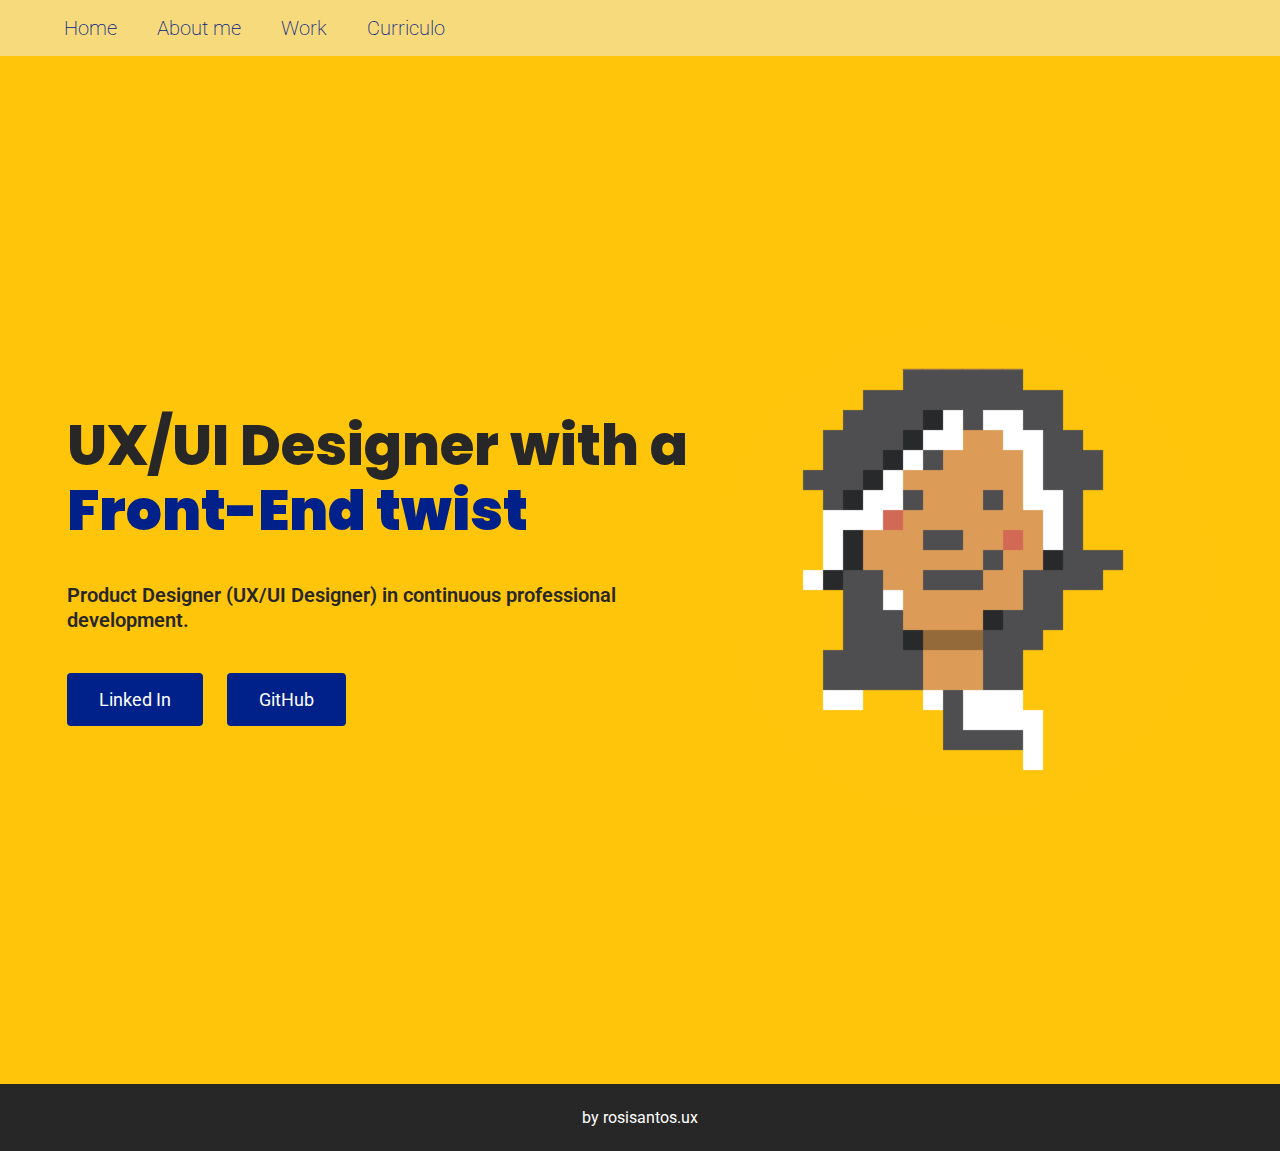
<file: index.html>
<!DOCTYPE html>
<html lang="pt-br">
<head>
    <meta charset="UTF-8">
    <meta name="viewport" content="width=device-width, initial-scale=1.0">
    <title>Rosi Santos - Portfolio</title>
    <link rel="stylesheet" href="/styles/styles.css">
    <link rel="shortcut icon" href="/assets/rosi.png" type="image/x-icon">
</head>

<body>
    <header class="header"> 
        <nav class="menu">
            <a class="items" href="#">Home</a>
            <a class="items"href="about.html">About me</a>
            <a class="items"href="work.html">Work</a>
            <a class="items"href="curriculo.html">Curriculo</a>

        </nav>
    </header>
    <main class="presentation">
        <div class="content">
            <h1 class="header-1">UX/UI Designer with a <strong class="distak-title"> Front-End twist</strong></h1>
            <div>
                <p class="subtitle-1">Product Designer (UX/UI Designer) in continuous professional development.</p>
                
            </div>
            <div class="social">
                <a class="social-button" href="https://www.linkedin.com/in/santosrosi/">Linked In</a>
                <a class="social-button" href="https://github.com/rosirsantos">GitHub</a>
            </div>
        </div>
        <div class="image-box">
            <img class="image" src="/assets/avatar_amarelo.png" alt="pixel art avatar of Rosi Santos in a yellow background">
        </div>
        

    </main>
    <footer class="footer">
        <p class="footer-text">by rosisantos.ux</p> 
    </footer>
</body>
</html>
</file>
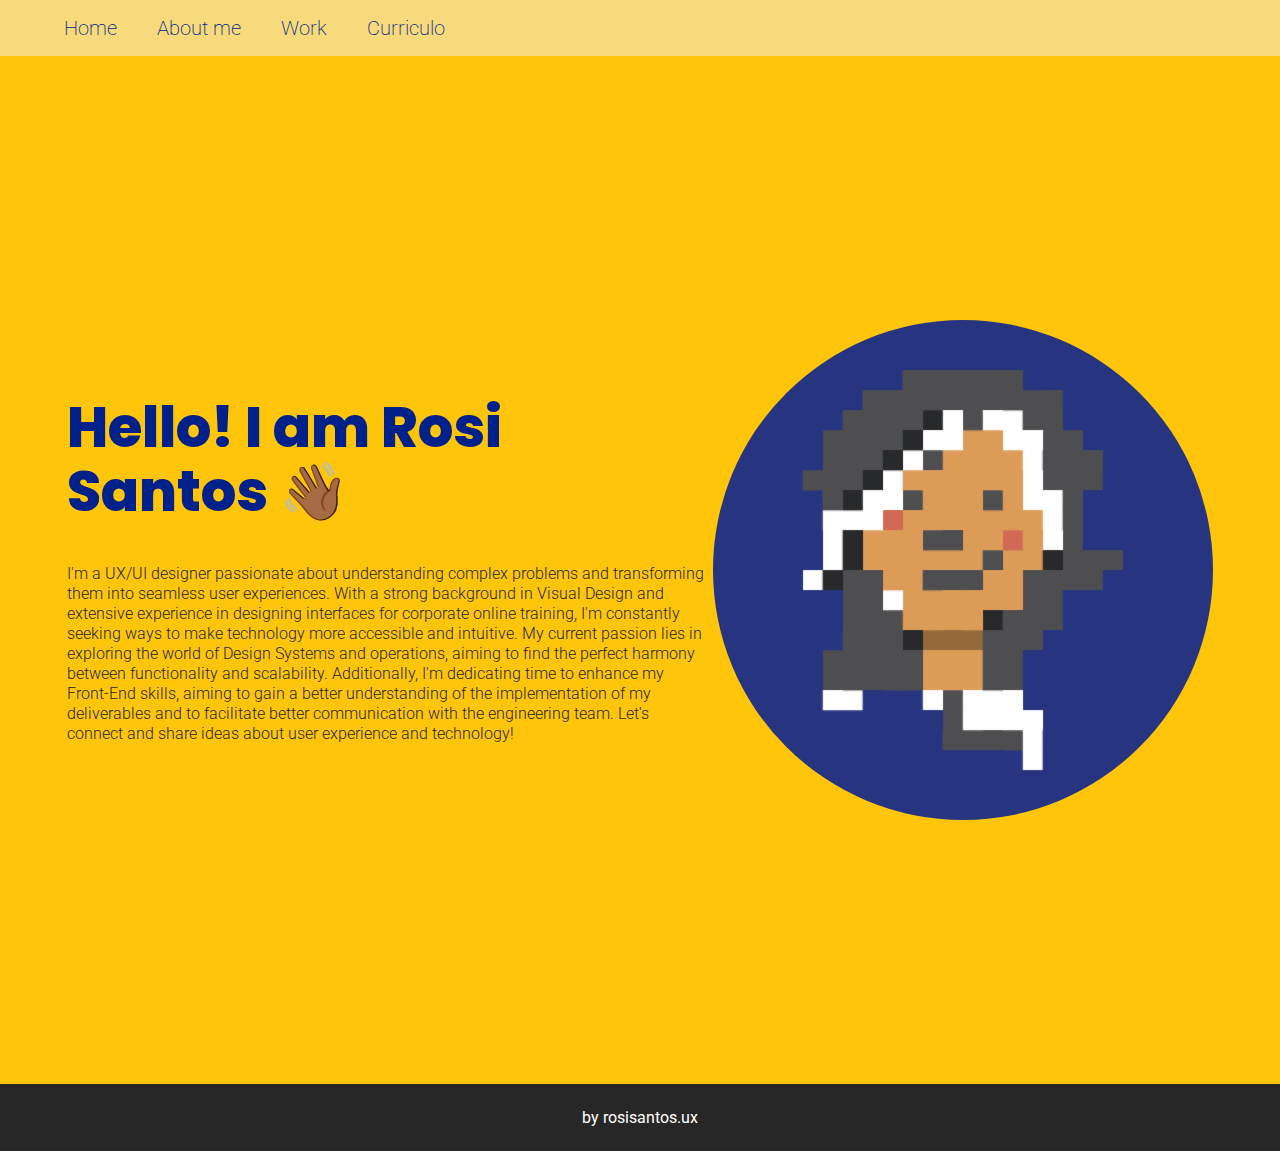
<file: about.html>
<!DOCTYPE html>
<html lang="pt-br">
<head>
    <meta charset="UTF-8">
    <meta name="viewport" content="width=device-width, initial-scale=1.0">
    <title>Rosi Santos - Portfolio</title>
    <link rel="stylesheet" href="styles/styles.css">
    <link rel="shortcut icon" href="rosi.png" type="image/x-icon">
</head>
<body>
    <header class="header"> 
        <nav class="menu">
            <a class="items" href="index.html">Home</a>
            <a class="items"href="about.html">About me</a>
            <a class="items"href="work.html">Work</a>
            <a class="items"href="curriculo.html">Curriculo</a>

        </nav>
    </header>
    <main class="presentation">
        <div class="content">
            <h1 class="header-2"> Hello! I am Rosi Santos 👋🏾 </h1>
            <p class="main-text"> I'm a UX/UI designer passionate about understanding complex problems and transforming them into seamless user experiences. With a strong background in Visual Design and extensive experience in designing interfaces for corporate online training, I'm constantly seeking ways to make technology more accessible and intuitive. My current passion lies in exploring the world of Design Systems and operations, aiming to find the perfect harmony between functionality and scalability. Additionally, I'm dedicating time to enhance my Front-End skills, aiming to gain a better understanding of the implementation of my deliverables and to facilitate better communication with the engineering team. Let's connect and share ideas about user experience and technology!</p>
                
        </div>
        <div class="image-box">
            <img class="image" src="/assets/avatar_azul.png" alt="pixel art avatar of Rosi Santos in a yellow background">
        </div>
        

    </main>
    <footer class="footer">
        <p class="footer-text">by rosisantos.ux</p> 
    </footer>
</body>
</html>
</file>
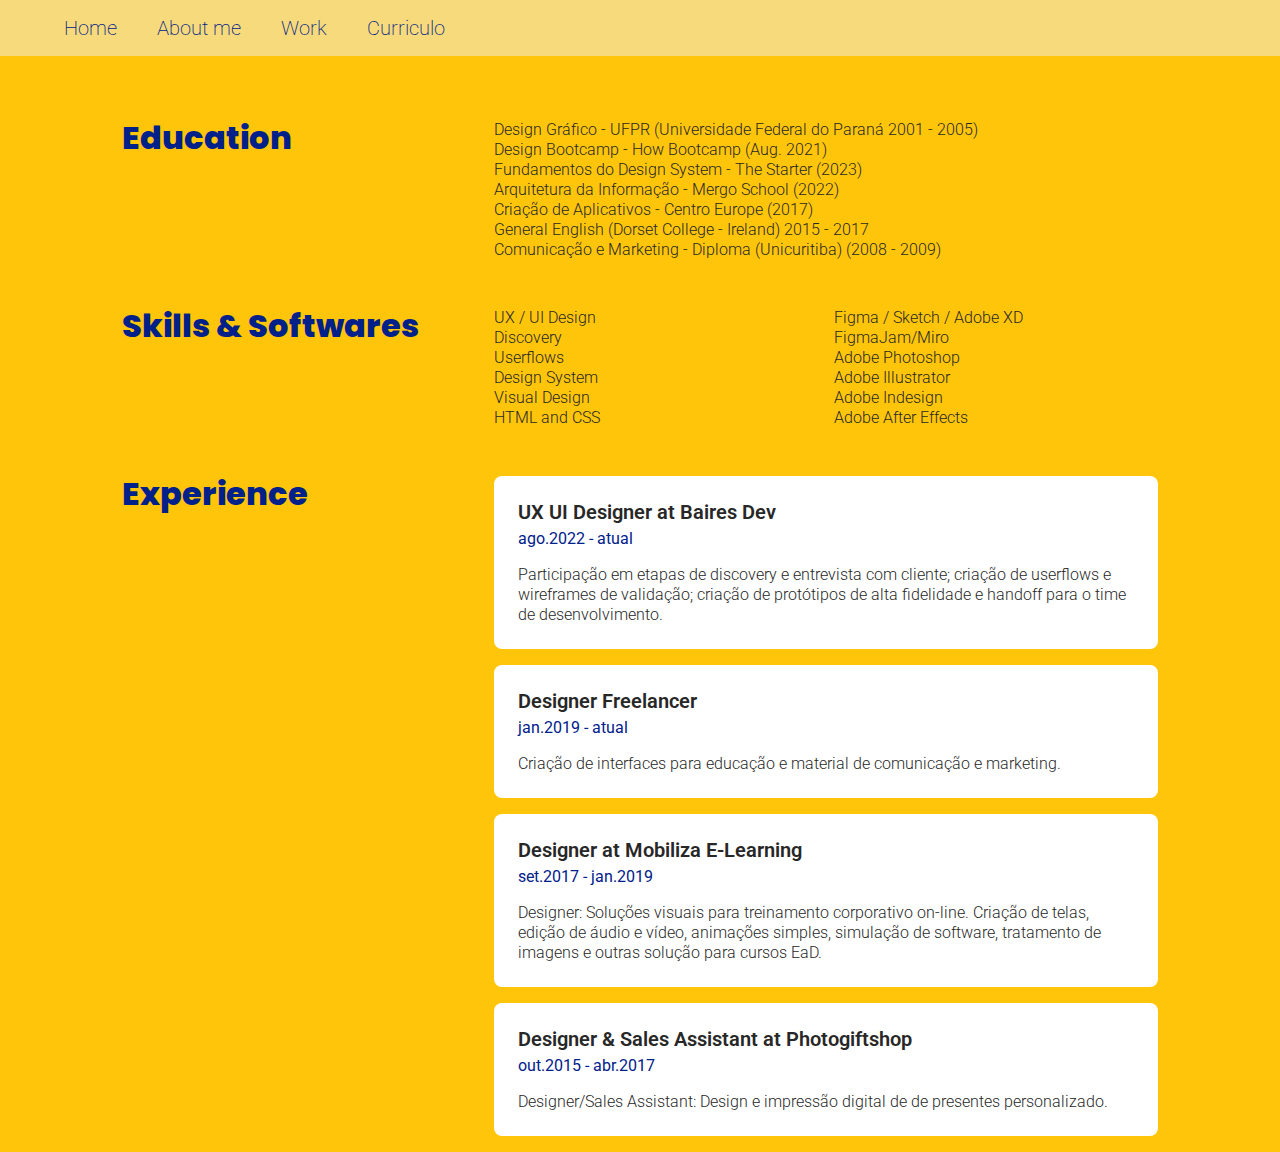
<file: curriculo.html>
<!DOCTYPE html>
<html lang="pt-br">
<head>
    <meta charset="UTF-8">
    <meta name="viewport" content="width=device-width, initial-scale=1.0">
    <link rel="stylesheet" href="/styles/styles.css">
    <link rel="stylesheet" href="/styles/grid.css">

    <link rel="shortcut icon" href="/assets/rosi.png" type="image/x-icon">
    <title>Curriculo</title>
</head>
<body>
    <header class="header"> 
        <nav class="menu">
            <a class="items" href="index.html">Home</a>
            <a class="items"href="about.html">About me</a>
            <a class="items"href="work.html">Work</a>
            <a class="items"href="#">Curriculo</a>

        </nav>
    </header>
    <main class="presentation"> 
        <div class="cv-grid">
            <div class="cv-section">
                <h3 class="header-3"> Education </h3>
            </div>
            <div class="cv-content">
                <p class="main-text">Design Gráfico - UFPR (Universidade Federal do Paraná 2001 - 2005) </p>

                <p class="main-text">Design Bootcamp  - How Bootcamp (Aug. 2021)</p>
                     <p class="main-text">Fundamentos do Design System - The Starter (2023)</p>
                     <p class="main-text">Arquitetura da Informação - Mergo School (2022)</p>
                     <p class="main-text">Criação de Aplicativos - Centro Europe (2017)</p>
                     <p class="main-text">General English (Dorset College - Ireland) 2015 - 2017</p>
                     <p class="main-text">Comunicação e Marketing  - Diploma (Unicuritiba) (2008 - 2009)</p>
                    
            </div>


            <div class="cv-section2"> 
                <h3 class="header-3">Skills & Softwares</h3>
            </div>
            
            <div class="cv-content1">
                <p class="main-text"> UX / UI Design </p>
                <p class="main-text">Discovery</p> 
                <p class="main-text">Userflows</p> 
                <p class="main-text">Design System</p> 
                <p class="main-text">Visual Design</p> 
                <p class="main-text">HTML and CSS</p> 
                </div>

                <div class="cv-content2">
                    <p class="main-text">Figma / Sketch / Adobe XD</p> 
                    <p class="main-text">FigmaJam/Miro</p> 
                    <p class="main-text">Adobe Photoshop</p> 
                    <p class="main-text">Adobe Illustrator</p> 
                    <p class="main-text">Adobe Indesign</p> 
                    <p class="main-text">Adobe After Effects</p> 
                </div>

            <div class="cv-section3">
                <h3 class="header-3">Experience</h3>
            </div>
            <div class="cv-content3">
                <div class="card-experience">
                <div class="card-header">
                    <p class="subtitle-1"> UX UI Designer at Baires Dev</p>
                    <p class="subtitle-2"> ago.2022 - atual</p>
                </div>
                <p class="main-text"> Participação em etapas de discovery e entrevista com cliente; criação de userflows e wireframes de validação; criação de protótipos de alta fidelidade e handoff para o time de desenvolvimento.</p>
                </div>

            <div class="card-experience">
                <div class="card-header">
                    <p class="subtitle-1"> Designer Freelancer</p>
                    <p class="subtitle-2"> jan.2019 - atual</p>
                </div>
                <p class="main-text"> Criação de interfaces para educação e material de comunicação e marketing.</p>
                </div>
            <div class="card-experience">
                <div class="card-header">
                    <p class="subtitle-1">Designer at Mobiliza E-Learning</p>
                    <p class="subtitle-2"> set.2017 - jan.2019</p>
                </div>
                <p class="main-text"> Designer: Soluções visuais para treinamento corporativo on-line. Criação de telas, edição de áudio e vídeo, animações simples, simulação de software, tratamento de imagens e outras solução para cursos EaD.</p>
                </div>

            <div class="card-experience">
                <div class="card-header">
                    <p class="subtitle-1"> Designer & Sales Assistant at Photogiftshop</p>
                    <p class="subtitle-2"> out.2015 - abr.2017</p>
                </div>
                <p class="main-text"> Designer/Sales Assistant: Design e impressão digital de de presentes personalizado.</p>
                </div>
            
            </div>

            <div class="cv-section4">
                
            </div>
            
            <div class="cv-content4"></div>
          </div>
</main> 
</body>
</html>
</file>
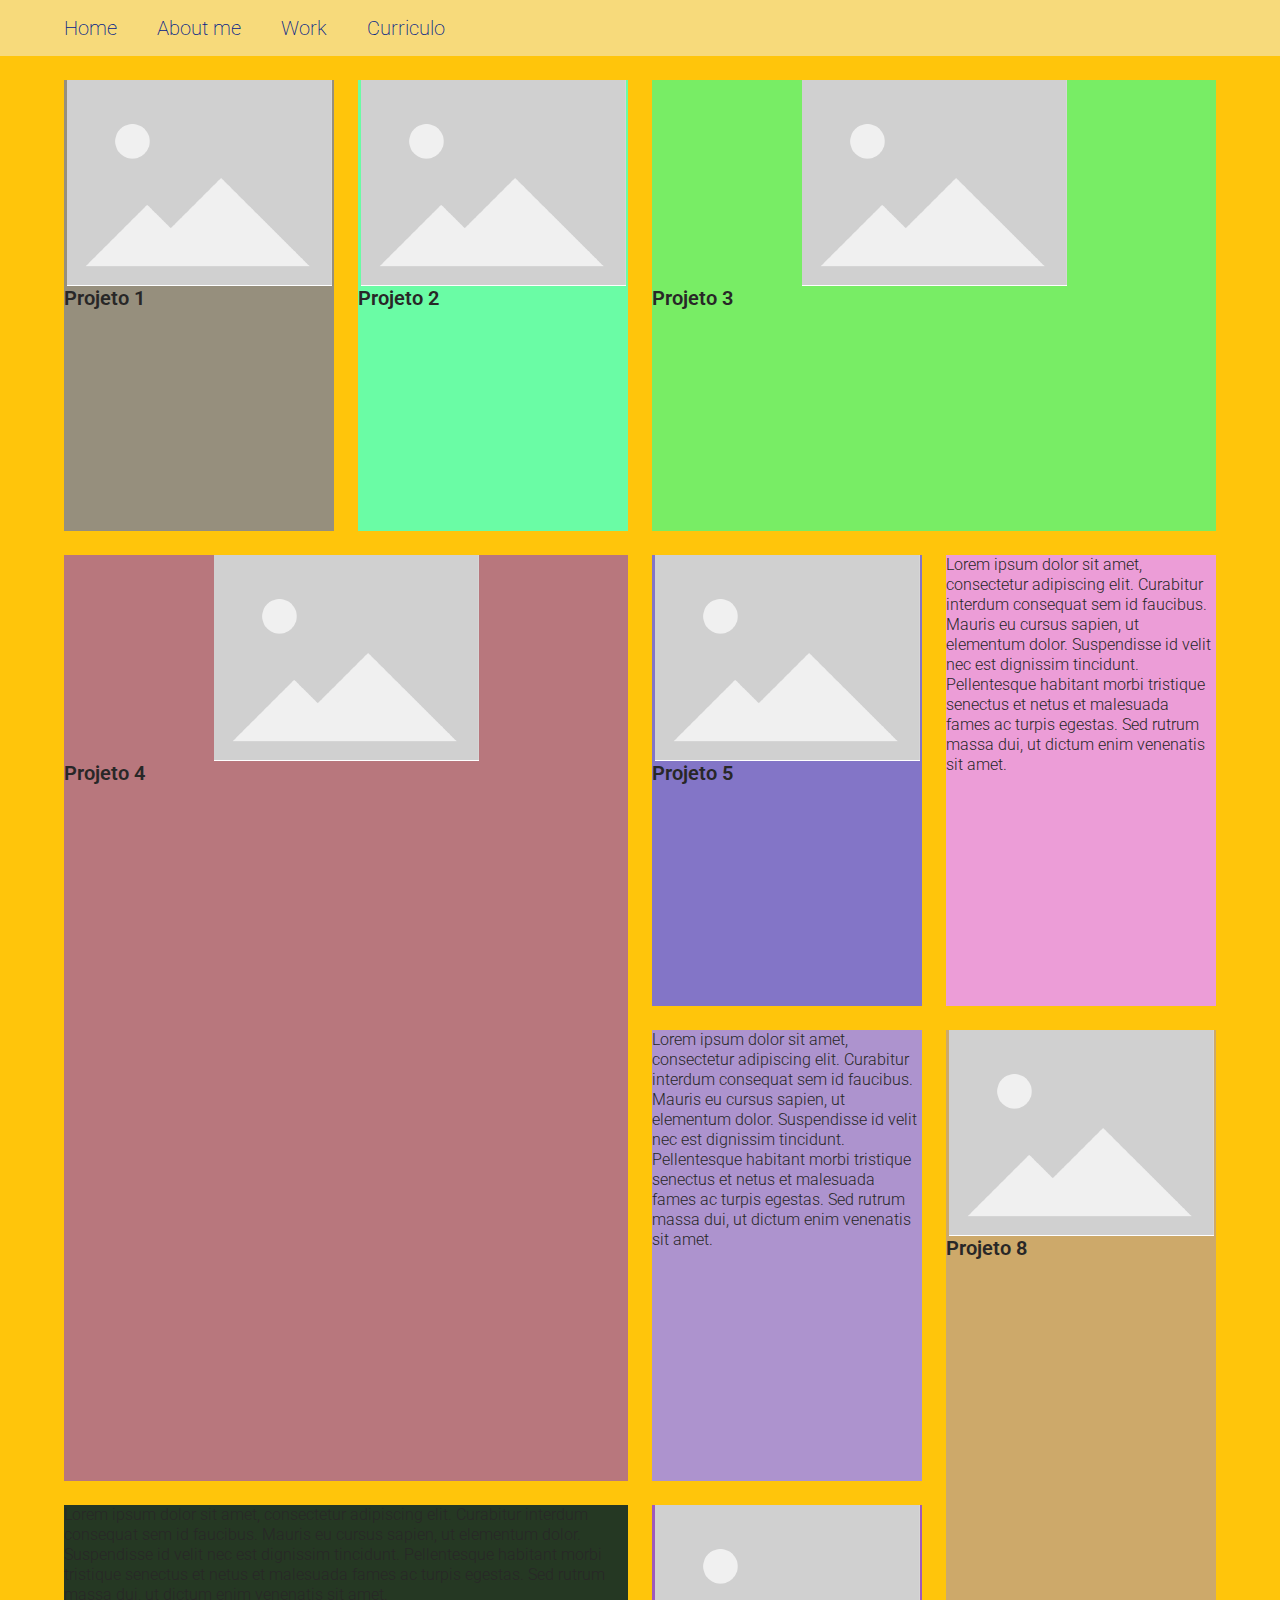
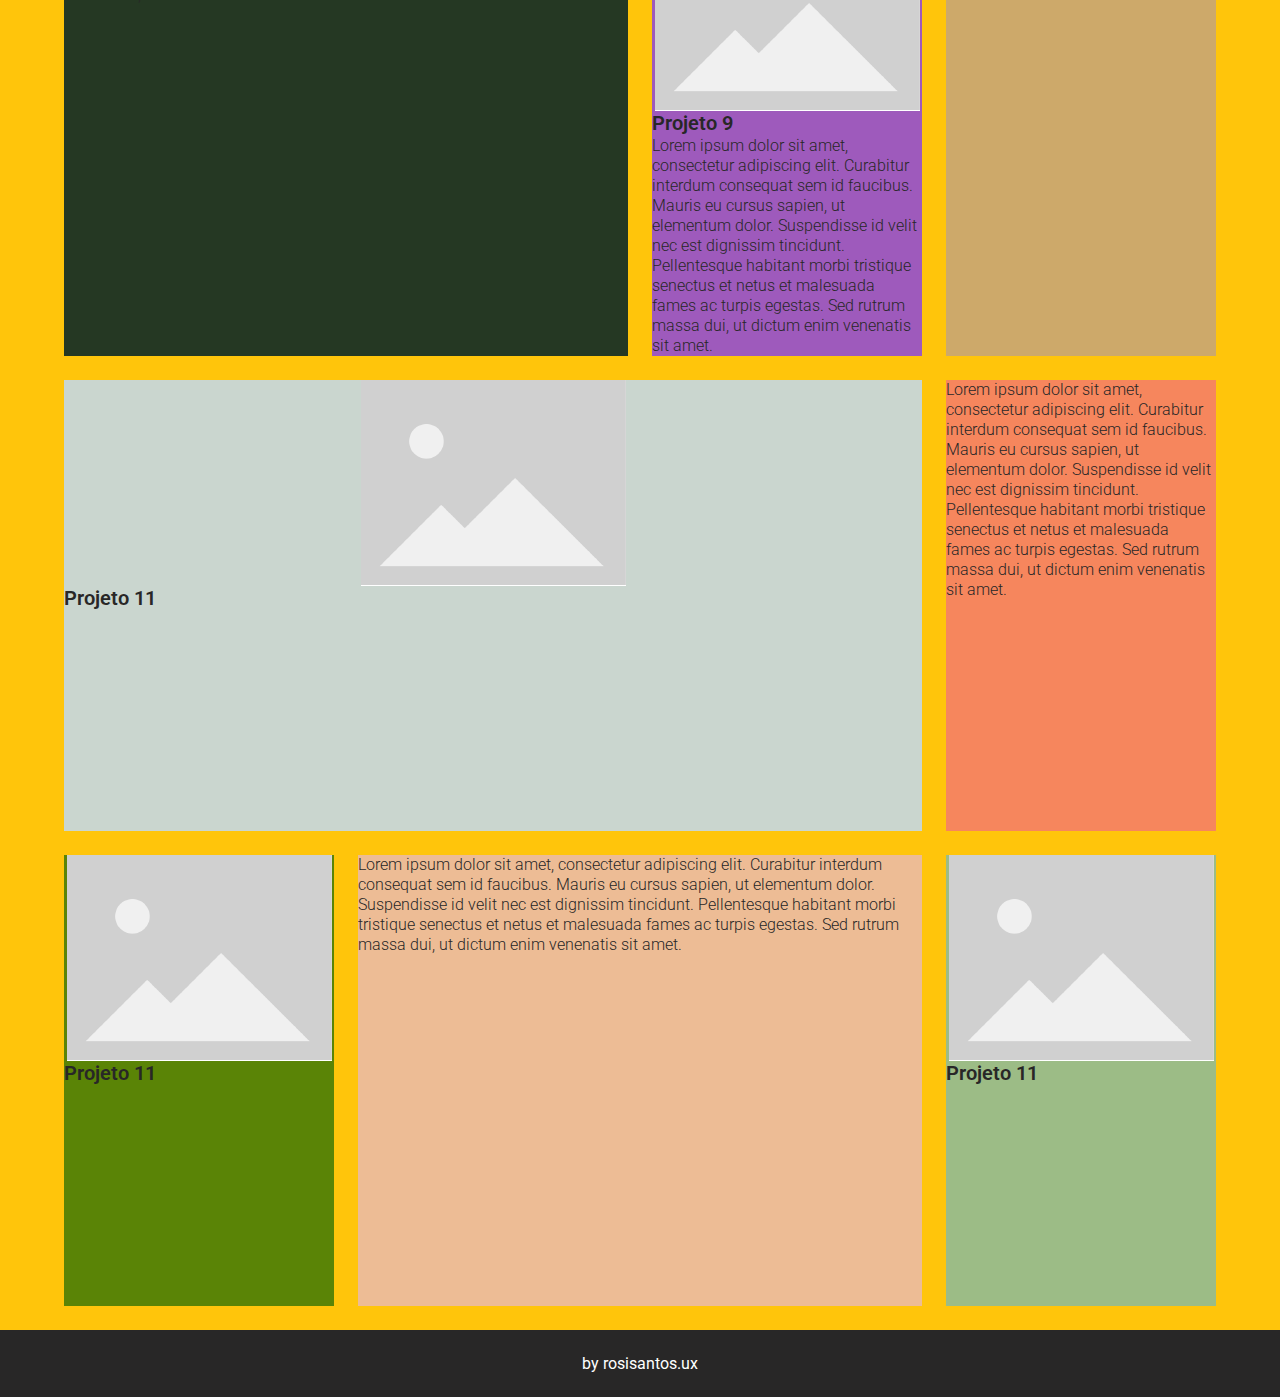
<file: work.html>
<!DOCTYPE html>
<html lang="pt-br">
<head>
    <meta charset="UTF-8">
    <meta name="viewport" content="width=device-width, initial-scale=1.0">
    <title>Rosi Santos - Portfolio</title>
    <link rel="stylesheet" href="/styles/grid.css">
    <link rel="stylesheet" href="/styles/styles.css">
    <link rel="shortcut icon" href="/assets/rosi.png" type="image/x-icon">
</head>

<body>
    <header class="header"> 
        <nav class="menu">
            <a class="items" href="index.html">Home</a>
            <a class="items"href="about.html">About me</a>
            <a class="items"href="work.html">Work</a>
            <a class="items"href="curriculo.html">Curriculo</a>

        </nav>
    </header>
    <main>
       
    <main class="angry-grid">
        <div id="item-0">
            <img class="image-grid" src="/assets/placeholder.png" alt="pixel art avatar of Rosi Santos in a yellow background">
            <p class="subtitle-1">Projeto 1</p>
        </div>
        <div id="item-1">
            <img class="image-grid" src="/assets/placeholder.png" alt="pixel art avatar of Rosi Santos in a yellow background">
            <p class="subtitle-1">Projeto 2</p>
        </div>
        <div id="item-2">
            <img class="image-grid" src="/assets/placeholder.png" alt="pixel art avatar of Rosi Santos in a yellow background">
            <p class="subtitle-1">Projeto 3</p>
        </div>
        <div id="item-3">
            <img class="image-grid" src="/assets/placeholder.png" alt="pixel art avatar of Rosi Santos in a yellow background">
            <p class="subtitle-1">Projeto 4</p>
        </div>
        <div id="item-4">
            <img class="image-grid" src="/assets/placeholder.png" alt="pixel art avatar of Rosi Santos in a yellow background">
            <p class="subtitle-1">Projeto 5</p>
        </div>
        <div id="item-5">
            <p class="main-text">
                Lorem ipsum dolor sit amet, consectetur adipiscing elit. Curabitur interdum consequat sem id faucibus. Mauris eu cursus sapien, ut elementum dolor. Suspendisse id velit nec est dignissim tincidunt. Pellentesque habitant morbi tristique senectus et netus et malesuada fames ac turpis egestas. Sed rutrum massa dui, ut dictum enim venenatis sit amet.
            </p>

        </div>
        <div id="item-6">
            <p class="main-text">
                Lorem ipsum dolor sit amet, consectetur adipiscing elit. Curabitur interdum consequat sem id faucibus. Mauris eu cursus sapien, ut elementum dolor. Suspendisse id velit nec est dignissim tincidunt. Pellentesque habitant morbi tristique senectus et netus et malesuada fames ac turpis egestas. Sed rutrum massa dui, ut dictum enim venenatis sit amet.
            </p>
        </div>
       
        <div id="item-7">
            <img class="image-grid" src="/assets/placeholder.png" alt="placeholder">
            <p class="subtitle-1">Projeto 8</p>
        </div>
        <div id="item-8">
        
            <img class="image-grid" src="/assets/placeholder.png" alt="placeholder">
            <p class="subtitle-1">Projeto 9</p>

            <p class="main-text">
                Lorem ipsum dolor sit amet, consectetur adipiscing elit. Curabitur interdum consequat sem id faucibus. Mauris eu cursus sapien, ut elementum dolor. Suspendisse id velit nec est dignissim tincidunt. Pellentesque habitant morbi tristique senectus et netus et malesuada fames ac turpis egestas. Sed rutrum massa dui, ut dictum enim venenatis sit amet.
            </p>
        </div>
        <div id="item-9">
           <p class="main-text">
                Lorem ipsum dolor sit amet, consectetur adipiscing elit. Curabitur interdum consequat sem id faucibus. Mauris eu cursus sapien, ut elementum dolor. Suspendisse id velit nec est dignissim tincidunt. Pellentesque habitant morbi tristique senectus et netus et malesuada fames ac turpis egestas. Sed rutrum massa dui, ut dictum enim venenatis sit amet.
            </p>
        </div>
        <div id="item-10">
            <img class="image-grid" src="/assets/placeholder.png" alt="placeholder">
            <p class="subtitle-1">Projeto 11</p>

        </div>
        <div id="item-11">
            <p class="main-text">
                Lorem ipsum dolor sit amet, consectetur adipiscing elit. Curabitur interdum consequat sem id faucibus. Mauris eu cursus sapien, ut elementum dolor. Suspendisse id velit nec est dignissim tincidunt. Pellentesque habitant morbi tristique senectus et netus et malesuada fames ac turpis egestas. Sed rutrum massa dui, ut dictum enim venenatis sit amet.
            </p>
        </div>
        <div id="item-12"><img class="image-grid" src="/assets/placeholder.png" alt="placeholder">
            <p class="subtitle-1">Projeto 11</p>
        </div>
        <div id="item-13"> <p class="main-text">
            Lorem ipsum dolor sit amet, consectetur adipiscing elit. Curabitur interdum consequat sem id faucibus. Mauris eu cursus sapien, ut elementum dolor. Suspendisse id velit nec est dignissim tincidunt. Pellentesque habitant morbi tristique senectus et netus et malesuada fames ac turpis egestas. Sed rutrum massa dui, ut dictum enim venenatis sit amet.
        </p>
    </div>
        <div id="item-14">
            <img class="image-grid" src="/assets/placeholder.png" alt="placeholder">
            <p class="subtitle-1">Projeto 11</p>

        </div>
    </main>


    </main>
    <footer class="footer">
        <p class="footer-text">by rosisantos.ux</p> 
    </footer>
</body>
</html>
</file>
<file: styles/styles.css>
@import url('https://fonts.googleapis.com/css2?family=Poppins:ital,wght@0,200;0,300;0,400;0,500;0,600;0,700;0,800;0,900;1,200;1,300;1,400;1,500;1,600;1,700;1,800;1,900&&family=Roboto:ital,wght@0,300;0,400;0,500;0,700;0,900;1,300;1,400;1,500;1,700;1,900&display=swap');

:root {
    --primary-color-main: #ffc50b;
    --primary-color-light: #f7da7b;
    --primary-color-dark: #e99c03;
    --secondary-color-main: #00208a;
    --secondary-color-light: #0e34af;
    --secondary-color-dark: #031654;
    --text-color-main: #282727;

}
*{
    margin: 0;
    padding: 0;
}
/* Comentario Teste */
body{
    height: 100vh;
    box-sizing: border-box;
    background-color: var(--primary-color-main);
    color: var(-text-color-main);
    font-family: 'Roboto';
    flex-direction: column;
}

.header {
background-color: var(--primary-color-light);
padding: 16px 5%;
}

.menu {
    display: flex;
    gap: 40px;
}

.items {
    color: var(--secondary-color-main);
    border: 2px;
    border-color: var(--text-color-main);
    font-family: "Roboto", sans-serif;
    font-size: 1.25rem;
    font-style: normal;
    font-weight: 200;
    line-height: normal;
    text-decoration: none;
    border-radius: 4px;
    }

.items:hover {
    color: var(--secondary-color-dark);
    border: 2px;
    border-color: var(--text-color-main);
    font-family: "Roboto", sans-serif;
    font-size: 1.25rem;
    font-style: normal;
    font-weight: 400;
    line-height: normal;
    text-decoration: none;
    border-radius: 4px;
}

.content {
    width: 640px;
    display: flex;
    flex-direction: column;
    align-items: flex-start;
    gap: 40px;
}

.header-1 {
    font-family: 'Poppins';
    font-weight: 800;
    font-size: 3.5rem;
    line-height: 115%;
    color: var(--text-color-main);
}

.header-2 {
    font-family: 'Poppins';
    font-weight: 800;
    font-size: 3.5rem;
    line-height: 115%;
    color: var(--secondary-color-main);
}

.header-3 {
    font-family: 'Poppins';
    font-weight: 800;
    font-size: 2rem;
    line-height: 115%;
    color: var(--secondary-color-main);
}

.distak-title {
    color: var(--secondary-color-main);
}
.main-text {
    color: var(--text-color-main);
    font-size: 1rem;
    font-weight: 300;
    line-height: 1.25rem;
}

.subtitle-1 {
    color: var(--text-color-main);
    text-align: left;
    font-size: 1.25rem;
    font-weight: 600;
    line-height: 125%;
}

.subtitle-2 {
    color: var(--secondary-color-main);
    text-align: left;
    font-size: 1rem;
    font-weight: 400;
    line-height: 125%;
}

.card-experience {
    display: grid;
    padding: 24px;
    background-color: white;
    border-radius: 8px;
    gap: 16px;
    margin-bottom: 16px;
}

.card-header {
    display: grid;
    gap: 4px;
}

.texto-corrido {
    color: var(--text-color-main);
    font-size: 1 rem;
    font-weight: 300;
    line-height: 1.25rem;

}
.social {
    width: 100%;
    display: flex;
    align-items: flex-start;
    gap: 24px;
}

.social-button {
    background-color: var(--secondary-color-main);
    color: white;
    padding: 16px 32px;
    border-radius: 4px;
    text-align: center;
    font-size: 18px;
    text-decoration: none;
    &:hover {
        background-color: var(--secondary-color-dark);
        transition: all 100ms ease-out;
    }  

}
.presentation {
    height: 100vh;
    max-width: 1440px;
    margin: 5%;
    display: flex;
    align-items: center;
    justify-content: space-around;

}

.footer {
    background-color: var(--text-color-main);
    display: flex;
    justify-content: center;
    padding: 24px 5%;
}

.image-box {
    width: 500px;
    height: 500px;
    border-radius: 100%;
    position: relative;
    overflow: hidden;
}

.image {
    width: 500px;
    height: auto;
}

.footer-text {
    color: white;

}

@media (max-width: 1200px) {
    body {
        .presentation {
            flex-direction: column-reverse;
        }
    }
}
</file>
<file: styles/grid.css>
@import url('https://fonts.googleapis.com/css2?family=Poppins:ital,wght@0,200;0,300;0,400;0,500;0,600;0,700;0,800;0,900;1,200;1,300;1,400;1,500;1,600;1,700;1,800;1,900&&family=Roboto:ital,wght@0,300;0,400;0,500;0,700;0,900;1,300;1,400;1,500;1,700;1,900&display=swap');

:root {
    --primary-color-main: #ffc50b;
    --primary-color-light: #f7da7b;
    --primary-color-dark: #e99c03;
    --secondary-color-main: #00208a;
    --secondary-color-light: #0e34af;
    --secondary-color-dark: #031654;
    --text-color-main: #282727;
}
    .angry-grid {
      max-width: 1440px;
      margin: 24px 5%;
      display: grid; 
      grid-template-rows: 1fr 1fr 1fr 1fr 1fr 1fr;
      grid-template-columns: 1fr 1fr 1fr 1fr;
      gap: 24px;
      height: 100%;
        
     }
       
     #item-0 {
        background-color: #968F7D; 
        grid-row-start: 1;
        grid-column-start: 1;
     
        grid-row-end: 2;
        grid-column-end: 2;
        
     }
     #item-1 {
        background-color: #6AFCA5; 
        grid-row-start: 1;
        grid-column-start: 2;
     
        grid-row-end: 2;
        grid-column-end: 3;
        
     }
     #item-2 {
        background-color: #78ED65; 
        grid-row-start: 1;
        grid-column-start: 3;
     
        grid-row-end: 2;
        grid-column-end: 5;
        
     }
     #item-3 {
        background-color: #B8777D; 
        grid-row-start: 2;
        grid-column-start: 1;
     
        grid-row-end: 4;
        grid-column-end: 3;
     }
     #item-4 {
     
        background-color: #8375c7; 
        grid-row-start: 2;
        grid-column-start: 3;
     
        grid-row-end: 3;
        grid-column-end: 4;
        
     }
     #item-5 {
     
        background-color: #ec9dd7; 
        grid-row-start: 2;
        grid-column-start: 4;
     
        grid-row-end: 3;
        grid-column-end: 5;
        
     }
     #item-6 {
     
        background-color: #ad93ce; 
        grid-row-start: 3;
        grid-column-start: 3;
     
        grid-row-end: 4;
        grid-column-end: 4;
        
     }
     #item-7 {
     
        background-color: #cda96a; 
        grid-row-start: 3;
        grid-column-start: 4;
     
        grid-row-end: 5;
        grid-column-end: 5;
        
     }
     #item-8 {
     
        background-color: #9E5ABC; 
        grid-row-start: 4;
        grid-column-start: 3;
     
        grid-row-end: 5;
        grid-column-end: 4;
        
     }
     #item-9 {
     
        background-color: #253823; 
        grid-row-start: 4;
        grid-column-start: 1;
     
        grid-row-end: 5;
        grid-column-end: 3;
        
     }
     #item-10 {
     
        background-color: #CAD6CF; 
        grid-row-start: 5;
        grid-column-start: 1;
     
        grid-row-end: 6;
        grid-column-end: 4;
        
     }
     #item-11 {
     
        background-color: #F6865D; 
        grid-row-start: 5;
        grid-column-start: 4;
     
        grid-row-end: 6;
        grid-column-end: 5;
        
     }
     #item-12 {
     
        background-color: #5a8406; 
        grid-row-start: 6;
        grid-column-start: 1;
     
        grid-row-end: 7;
        grid-column-end: 2;
        
     }
     #item-13 {
     
        background-color: #EDBC95; 
        grid-row-start: 6;
        grid-column-start: 2;
     
        grid-row-end: 7;
        grid-column-end: 4;
        
     }
     #item-14 {
     
        background-color: #9CBC86; 
        grid-row-start: 6;
        grid-column-start: 4;
     
        grid-row-end: 7;
        grid-column-end: 5;
     }

     .image-grid {
      display: block;
      margin: auto;
      height: auto;
      max-height: 100%;
      width: auto;
      max-width: 100%;

     }

     .cv-grid {
      max-width: 1440px;
      margin: 24px 5%;
      display: grid; 
      grid-template-rows: 1fr 1fr 1fr 1fr;
      grid-template-columns: 1fr 1fr 1fr 1fr;
      gap: 24px;
      height: 100%;
      
   }
   
   

   .cv-grid {
      max-width: 100%;
      margin: 24px 5%;
      gap: 48px 16px;
      grid-template-columns: 1.1fr 1fr 1fr; 
      grid-template-rows: 1fr 1fr 1fr 1fr; 
      grid-template-areas: 
        "cv-section cv-content cv-content"
        "cv-section2 cv-content1 cv-content2"
        "cv-section3 cv-content3 cv-content3"
        "cv-section4 cv-content4 cv-content4"; 
    }
    .cv-section {
      grid-area: cv-section;
      flex-direction: column;
      justify-content: center;
      align-items: flex-end
   }
    .cv-content { grid-area: cv-content; }
    .cv-content1 { grid-area: cv-content1; }

    .cv-content2 {
      grid-area: cv-content2;
      display: flexbox;
   }
    .cv-section2 { grid-area: cv-section2; }
    .cv-section3 { grid-area: cv-section3; }
    .cv-content3 { grid-area: cv-content3; }
    .cv-section4 { grid-area: cv-section4; }
    .cv-content4 { grid-area: cv-content4; }
</file>
